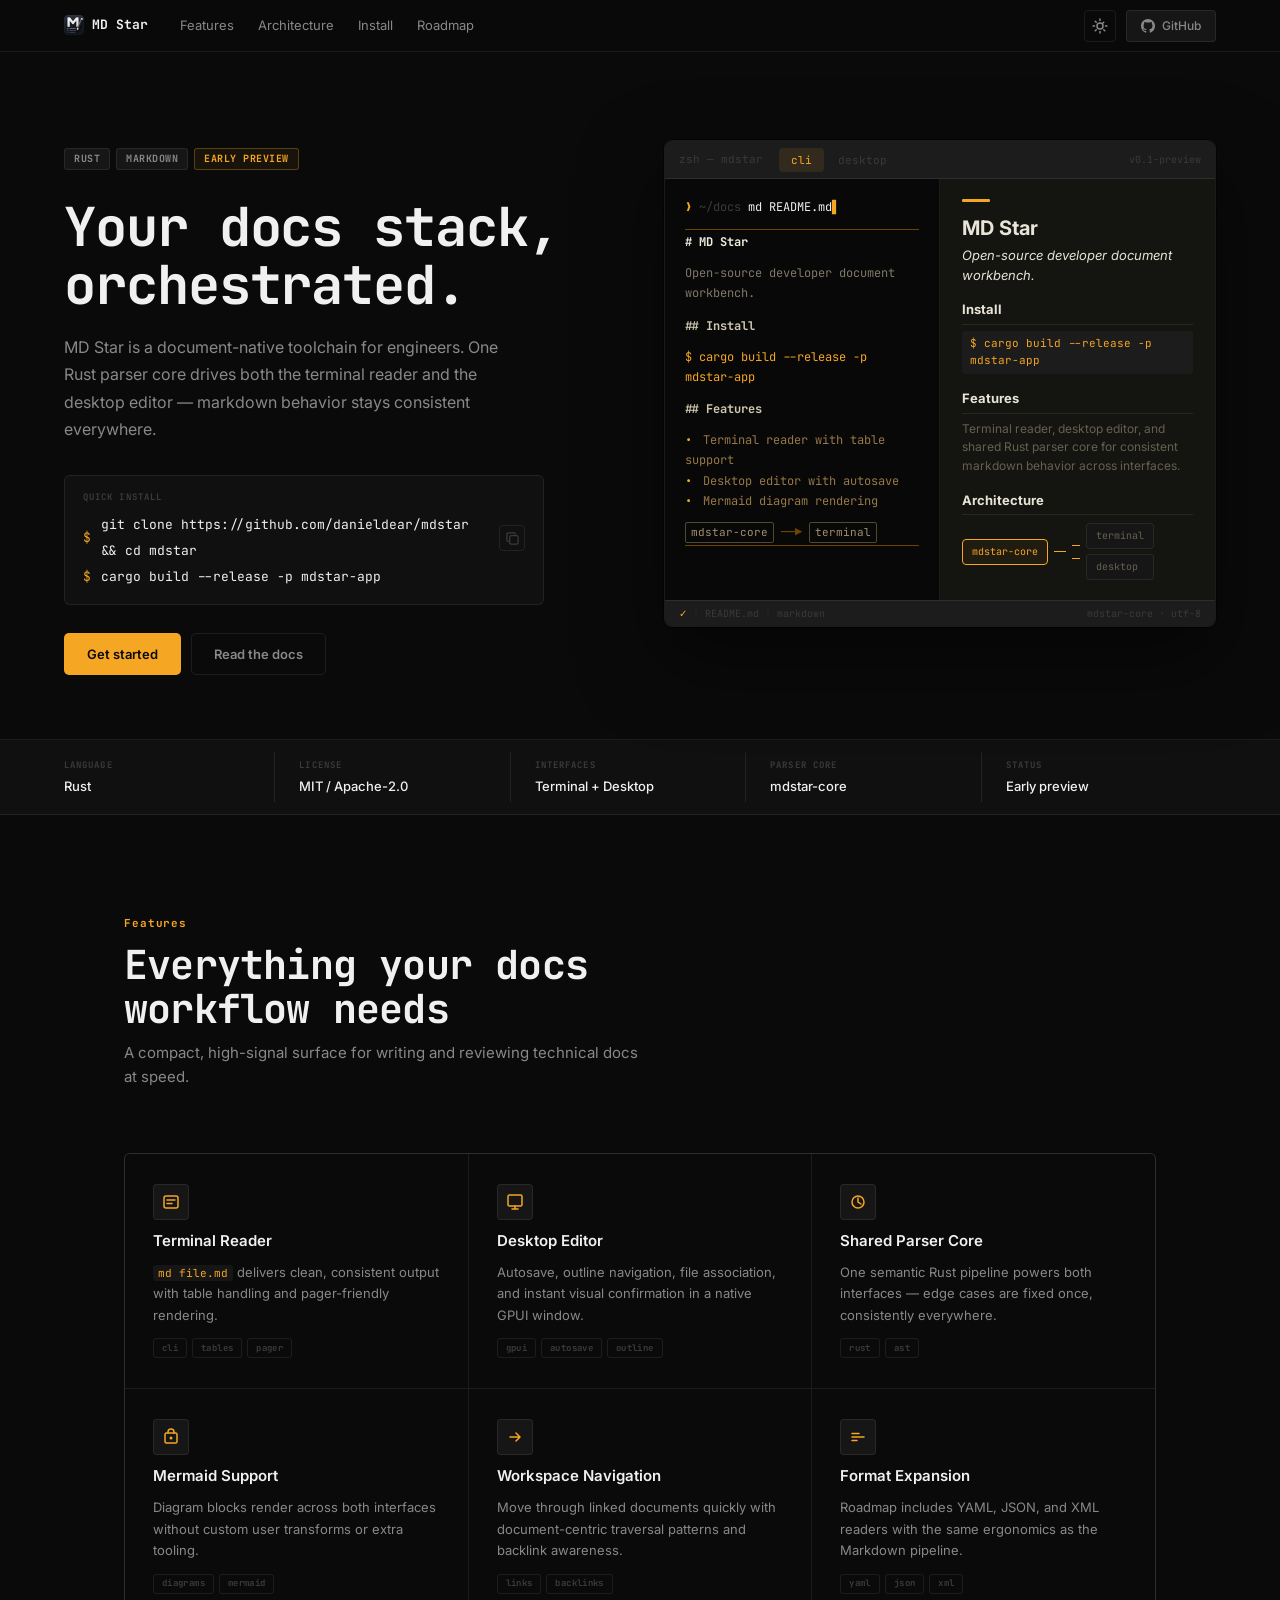
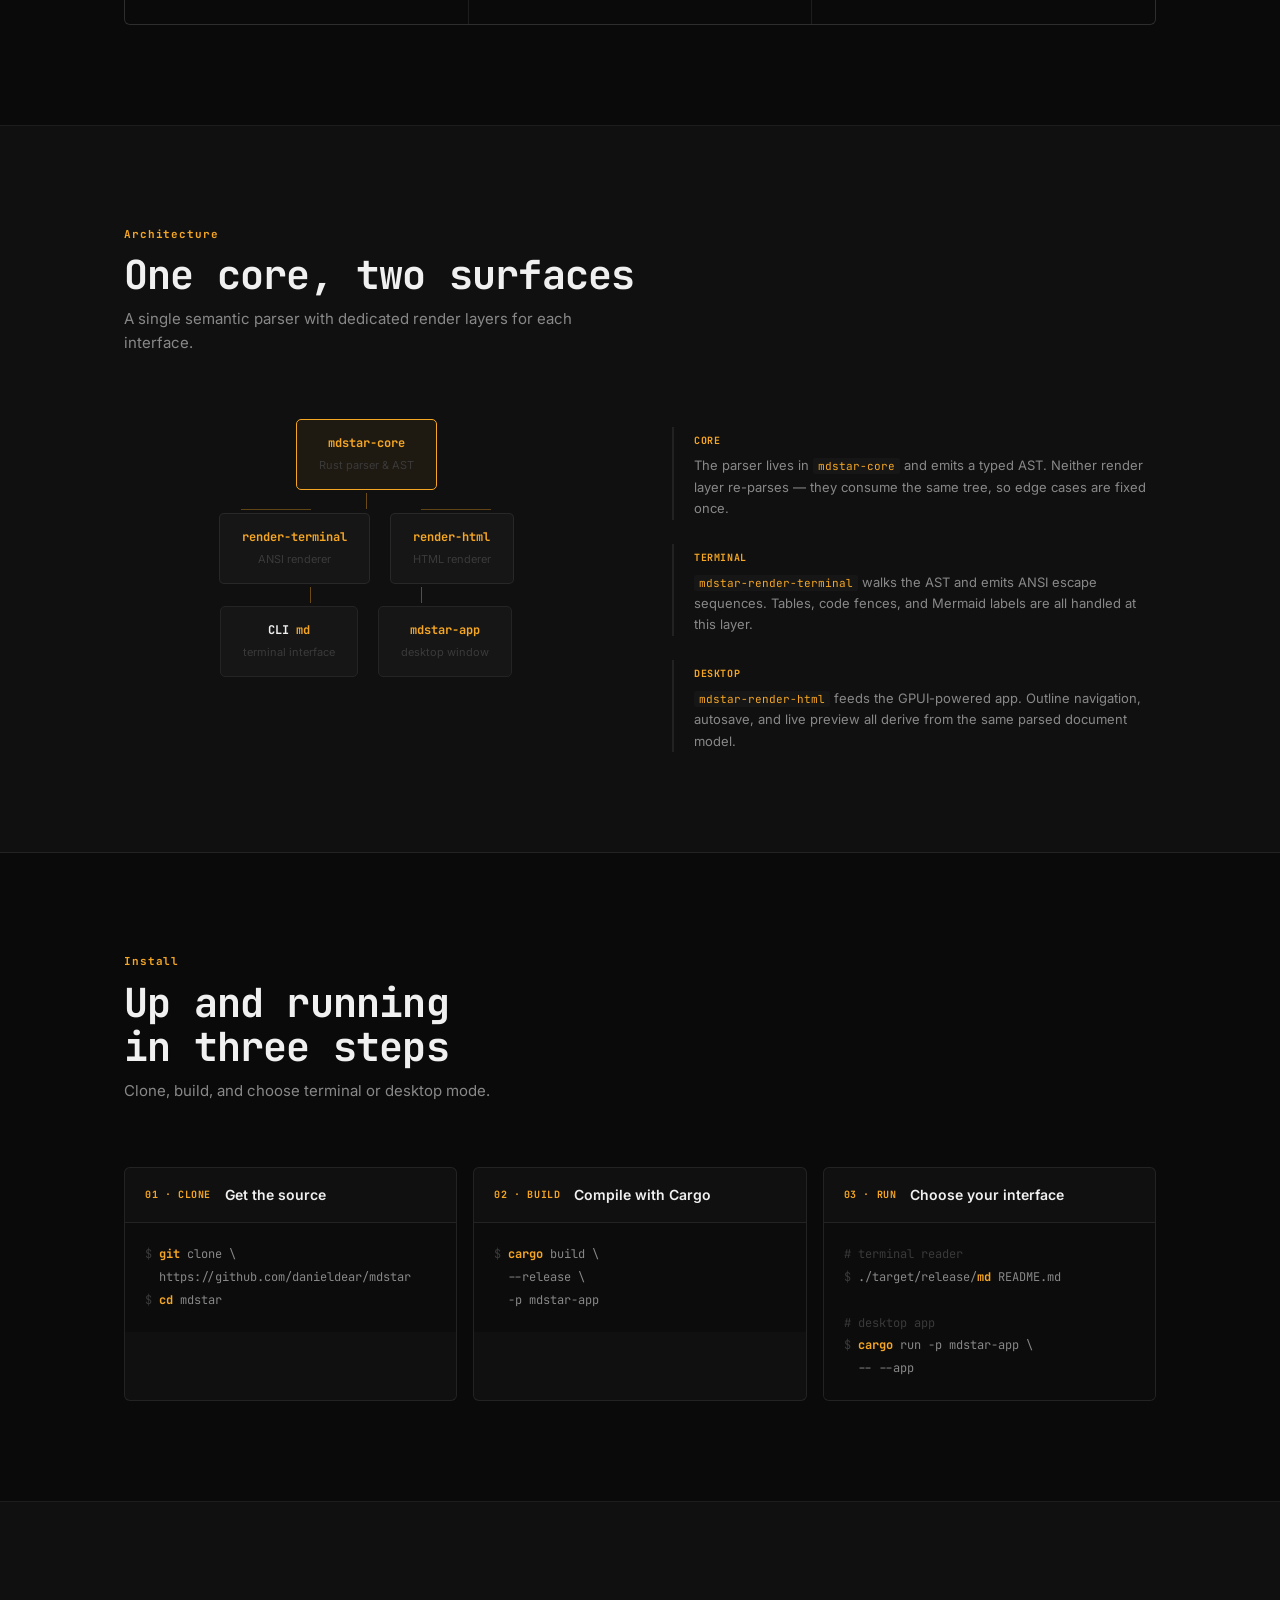
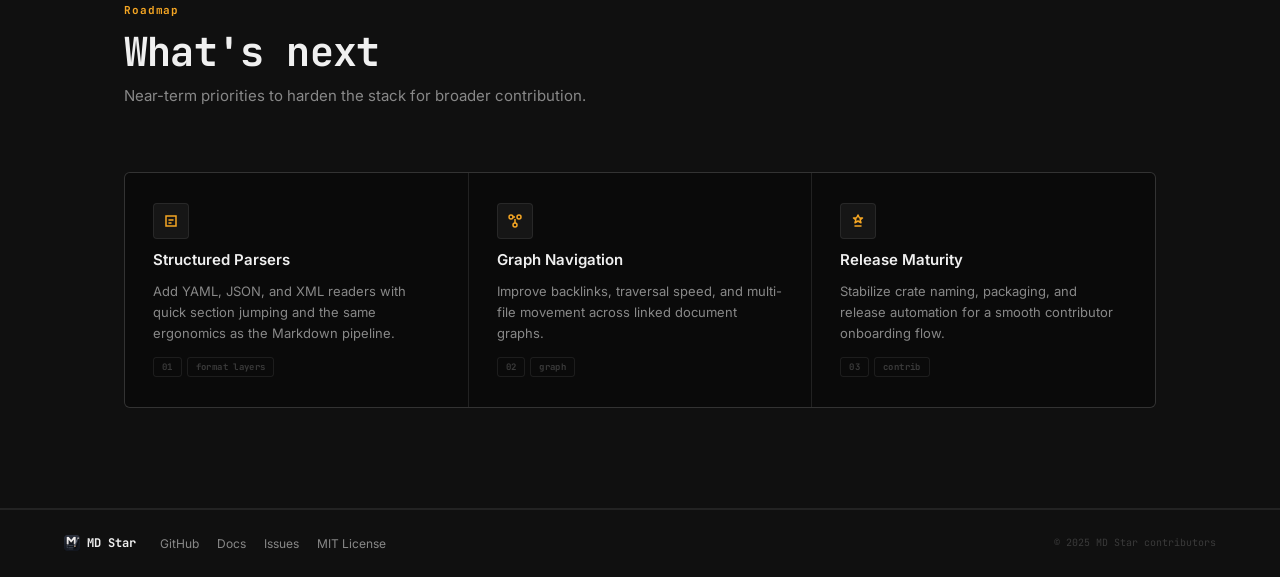
<file: docs/index.html>
<!doctype html>
<html lang="en" data-theme="dark">
<head>
  <meta charset="utf-8" />
  <meta name="viewport" content="width=device-width, initial-scale=1" />
  <meta name="description" content="MD Star — open-source Markdown workbench for engineers. Terminal reader and desktop editor sharing one Rust parser core." />
  <title>MD Star · Developer Document Workbench</title>
  <link rel="preconnect" href="https://fonts.googleapis.com" />
  <link rel="preconnect" href="https://fonts.gstatic.com" crossorigin />
  <link href="https://fonts.googleapis.com/css2?family=Inter:wght@400;500;600;700&family=JetBrains+Mono:wght@400;500;700&display=swap" rel="stylesheet" />
  <link rel="stylesheet" href="site.css" />
</head>
<body>

  <!-- ── Header ─────────────────────────────────────────────── -->
  <header class="site-header">
    <a class="brand" href="#overview">
      <img src="markwell-icon.png" width="20" height="20" alt="" />
      MD Star
    </a>
    <nav aria-label="Sections">
      <a href="#features">Features</a>
      <a href="#architecture">Architecture</a>
      <a href="#install">Install</a>
      <a href="#roadmap">Roadmap</a>
    </nav>
    <div class="header-right">
      <button id="themeToggle" class="theme-toggle" type="button" aria-label="Toggle theme">
        <svg class="icon-sun" width="16" height="16" viewBox="0 0 16 16" fill="none" aria-hidden="true">
          <circle cx="8" cy="8" r="3" stroke="currentColor" stroke-width="1.5"/>
          <path d="M8 1v1.5M8 13.5V15M1 8h1.5M13.5 8H15M3.22 3.22l1.06 1.06M11.72 11.72l1.06 1.06M11.72 4.28l-1.06 1.06M4.28 11.72l-1.06 1.06" stroke="currentColor" stroke-width="1.5" stroke-linecap="round"/>
        </svg>
        <svg class="icon-moon" width="16" height="16" viewBox="0 0 16 16" fill="none" aria-hidden="true">
          <path d="M13.5 10A6.5 6.5 0 0 1 6 2.5a6.5 6.5 0 1 0 7.5 7.5z" stroke="currentColor" stroke-width="1.5" stroke-linejoin="round"/>
        </svg>
      </button>
      <a class="btn-gh" href="https://github.com/danieldear/mdstar" target="_blank" rel="noopener">
        <svg width="14" height="14" viewBox="0 0 16 16" fill="currentColor" aria-hidden="true">
          <path d="M8 0C3.58 0 0 3.58 0 8c0 3.54 2.29 6.53 5.47 7.59.4.07.55-.17.55-.38 0-.19-.01-.82-.01-1.49-2.01.37-2.53-.49-2.69-.94-.09-.23-.48-.94-.82-1.13-.28-.15-.68-.52-.01-.53.63-.01 1.08.58 1.23.82.72 1.21 1.87.87 2.33.66.07-.52.28-.87.51-1.07-1.78-.2-3.64-.89-3.64-3.95 0-.87.31-1.59.82-2.15-.08-.2-.36-1.02.08-2.12 0 0 .67-.21 2.2.82.64-.18 1.32-.27 2-.27.68 0 1.36.09 2 .27 1.53-1.04 2.2-.82 2.2-.82.44 1.1.16 1.92.08 2.12.51.56.82 1.27.82 2.15 0 3.07-1.87 3.75-3.65 3.95.29.25.54.73.54 1.48 0 1.07-.01 1.93-.01 2.2 0 .21.15.46.55.38A8.013 8.013 0 0 0 16 8c0-4.42-3.58-8-8-8z"/>
        </svg>
        GitHub
      </a>
    </div>
  </header>

  <!-- ── Hero ───────────────────────────────────────────────── -->
  <section id="overview" class="hero">
    <div class="hero-text">
      <div class="badge-row">
        <span class="badge">Rust</span>
        <span class="badge">Markdown</span>
        <span class="badge badge-warn">Early Preview</span>
      </div>
      <h1>Your docs stack,<br>orchestrated.</h1>
      <p class="hero-desc">
        MD Star is a document-native toolchain for engineers. One Rust parser core drives
        both the terminal reader and the desktop editor — markdown behavior stays
        consistent everywhere.
      </p>
      <div class="install-block">
        <div class="install-label">Quick install</div>
        <div class="install-line">
          <span class="i-prompt">$</span>
          <span class="i-cmd">git clone https://github.com/danieldear/mdstar &amp;&amp; cd mdstar</span>
          <button class="copy-btn" id="copyBtn" aria-label="Copy install command">
            <svg width="13" height="13" viewBox="0 0 14 14" fill="none" aria-hidden="true">
              <rect x="4" y="4" width="9" height="9" rx="1.5" stroke="currentColor" stroke-width="1.4"/>
              <path d="M3 10H2a1 1 0 01-1-1V2a1 1 0 011-1h7a1 1 0 011 1v1" stroke="currentColor" stroke-width="1.4"/>
            </svg>
          </button>
        </div>
        <div class="install-line">
          <span class="i-prompt">$</span>
          <span class="i-cmd">cargo build --release -p mdstar-app</span>
        </div>
      </div>
      <div class="hero-actions">
        <a class="btn btn-primary" href="#install">Get started</a>
        <a class="btn btn-outline" href="./README.md">Read the docs</a>
      </div>
    </div>

    <div class="hero-term" aria-label="Terminal and preview mockup">
      <div class="term-titlebar">
        <span class="term-proc">zsh — mdstar</span>
        <div class="term-tabs">
          <button class="demo-tab active" type="button">cli</button>
          <button class="demo-tab" type="button">desktop</button>
        </div>
        <span class="term-badge">v0.1-preview</span>
      </div>
      <div class="term-body">
        <div class="pane-term">
          <div class="term-prompt-line">
            <span class="tp-sym">❯</span>&nbsp;
            <span class="tp-sep">~/docs</span>&nbsp;
            <span class="tp-cmd">md README.md</span>
            <span class="tp-cursor">▋</span>
          </div>
          <div class="term-out">
            <div class="to-rule"></div>
            <div class="to-h1"># MD Star</div>
            <div class="to-blank"></div>
            <div class="to-p">Open-source developer document workbench.</div>
            <div class="to-blank"></div>
            <div class="to-h2">## Install</div>
            <div class="to-blank"></div>
            <div class="to-code">  $ cargo build --release -p mdstar-app</div>
            <div class="to-blank"></div>
            <div class="to-h2">## Features</div>
            <div class="to-blank"></div>
            <div class="to-li"><span class="a">•</span> Terminal reader with table support</div>
            <div class="to-li"><span class="a">•</span> Desktop editor with autosave</div>
            <div class="to-li"><span class="a">•</span> Mermaid diagram rendering</div>
            <div class="to-blank"></div>
            <div class="to-diag">
              <div class="to-box">mdstar-core</div>
              <span class="to-arr">&nbsp;──▶&nbsp;</span>
              <div class="to-box">terminal</div>
            </div>
            <div class="to-rule"></div>
          </div>
        </div>
        <div class="pane-preview">
          <div class="prev-inner">
            <div class="prev-ruler"></div>
            <div class="prev-h1">MD Star</div>
            <div class="prev-lead">Open-source developer document workbench.</div>
            <div class="prev-h2">Install</div>
            <div class="prev-code">$ cargo build --release -p mdstar-app</div>
            <div class="prev-h2">Features</div>
            <div class="prev-p">Terminal reader, desktop editor, and shared Rust parser core for consistent markdown behavior across interfaces.</div>
            <div class="prev-h2">Architecture</div>
            <div class="prev-diag">
              <div class="pd-node pd-core">mdstar-core</div>
              <div class="pd-arrows"><div class="pd-line"></div></div>
              <div class="pd-branch">
                <span></span><span></span>
              </div>
              <div class="pd-targets">
                <div class="pd-node">terminal</div>
                <div class="pd-node">desktop</div>
              </div>
            </div>
          </div>
        </div>
      </div>
      <div class="term-statusbar">
        <span class="a">✓</span>
        <span class="tsb-sep">|</span>
        <span>README.md</span>
        <span class="tsb-sep">|</span>
        <span>markdown</span>
        <span class="tsb-right">mdstar-core · utf-8</span>
      </div>
    </div>
  </section>

  <!-- ── Spec bar ───────────────────────────────────────────── -->
  <div class="spec-bar">
    <div class="spec-item">
      <span class="spec-key">Language</span>
      <span class="spec-val">Rust</span>
    </div>
    <div class="spec-div"></div>
    <div class="spec-item">
      <span class="spec-key">License</span>
      <span class="spec-val">MIT / Apache-2.0</span>
    </div>
    <div class="spec-div"></div>
    <div class="spec-item">
      <span class="spec-key">Interfaces</span>
      <span class="spec-val">Terminal + Desktop</span>
    </div>
    <div class="spec-div"></div>
    <div class="spec-item">
      <span class="spec-key">Parser core</span>
      <span class="spec-val">mdstar-core</span>
    </div>
    <div class="spec-div"></div>
    <div class="spec-item">
      <span class="spec-key">Status</span>
      <span class="spec-val amber-text">Early preview</span>
    </div>
  </div>

  <!-- ── Features ──────────────────────────────────────────── -->
  <section id="features" class="section">
    <div class="section-inner">
      <div class="section-head">
        <div class="section-label">Features</div>
        <h2>Everything your docs<br>workflow needs</h2>
        <p class="section-sub">A compact, high-signal surface for writing and reviewing technical docs at speed.</p>
      </div>
      <div class="feat-grid">
        <article class="feat">
          <div class="feat-icon" aria-hidden="true">
            <svg width="18" height="18" viewBox="0 0 18 18" fill="none">
              <rect x="2" y="3" width="14" height="12" rx="2" stroke="currentColor" stroke-width="1.5"/>
              <path d="M5 7h8M5 10.5h5" stroke="currentColor" stroke-width="1.5" stroke-linecap="round"/>
            </svg>
          </div>
          <h3>Terminal Reader</h3>
          <p><code>md file.md</code> delivers clean, consistent output with table handling and pager-friendly rendering.</p>
          <div class="feat-tags">
            <span class="feat-tag">cli</span>
            <span class="feat-tag">tables</span>
            <span class="feat-tag">pager</span>
          </div>
        </article>
        <article class="feat">
          <div class="feat-icon" aria-hidden="true">
            <svg width="18" height="18" viewBox="0 0 18 18" fill="none">
              <rect x="2" y="2" width="14" height="11" rx="1.5" stroke="currentColor" stroke-width="1.5"/>
              <path d="M6 16h6M9 13v3" stroke="currentColor" stroke-width="1.5" stroke-linecap="round"/>
            </svg>
          </div>
          <h3>Desktop Editor</h3>
          <p>Autosave, outline navigation, file association, and instant visual confirmation in a native GPUI window.</p>
          <div class="feat-tags">
            <span class="feat-tag">gpui</span>
            <span class="feat-tag">autosave</span>
            <span class="feat-tag">outline</span>
          </div>
        </article>
        <article class="feat">
          <div class="feat-icon" aria-hidden="true">
            <svg width="18" height="18" viewBox="0 0 18 18" fill="none">
              <circle cx="9" cy="9" r="6" stroke="currentColor" stroke-width="1.5"/>
              <path d="M9 5v4l3 2" stroke="currentColor" stroke-width="1.5" stroke-linecap="round"/>
            </svg>
          </div>
          <h3>Shared Parser Core</h3>
          <p>One semantic Rust pipeline powers both interfaces — edge cases are fixed once, consistently everywhere.</p>
          <div class="feat-tags">
            <span class="feat-tag">rust</span>
            <span class="feat-tag">ast</span>
          </div>
        </article>
        <article class="feat">
          <div class="feat-icon" aria-hidden="true">
            <svg width="18" height="18" viewBox="0 0 18 18" fill="none">
              <rect x="3" y="5" width="12" height="10" rx="1.5" stroke="currentColor" stroke-width="1.5"/>
              <path d="M6 5V4a3 3 0 016 0v1" stroke="currentColor" stroke-width="1.5" stroke-linecap="round"/>
              <circle cx="9" cy="10" r="1.5" fill="currentColor"/>
            </svg>
          </div>
          <h3>Mermaid Support</h3>
          <p>Diagram blocks render across both interfaces without custom user transforms or extra tooling.</p>
          <div class="feat-tags">
            <span class="feat-tag">diagrams</span>
            <span class="feat-tag">mermaid</span>
          </div>
        </article>
        <article class="feat">
          <div class="feat-icon" aria-hidden="true">
            <svg width="18" height="18" viewBox="0 0 18 18" fill="none">
              <path d="M4 9h10M10 5l4 4-4 4" stroke="currentColor" stroke-width="1.5" stroke-linecap="round" stroke-linejoin="round"/>
            </svg>
          </div>
          <h3>Workspace Navigation</h3>
          <p>Move through linked documents quickly with document-centric traversal patterns and backlink awareness.</p>
          <div class="feat-tags">
            <span class="feat-tag">links</span>
            <span class="feat-tag">backlinks</span>
          </div>
        </article>
        <article class="feat">
          <div class="feat-icon" aria-hidden="true">
            <svg width="18" height="18" viewBox="0 0 18 18" fill="none">
              <path d="M3 9h12M3 5.5h7M3 12.5h5" stroke="currentColor" stroke-width="1.5" stroke-linecap="round"/>
            </svg>
          </div>
          <h3>Format Expansion</h3>
          <p>Roadmap includes YAML, JSON, and XML readers with the same ergonomics as the Markdown pipeline.</p>
          <div class="feat-tags">
            <span class="feat-tag">yaml</span>
            <span class="feat-tag">json</span>
            <span class="feat-tag">xml</span>
          </div>
        </article>
      </div>
    </div>
  </section>

  <!-- ── Architecture ──────────────────────────────────────── -->
  <section id="architecture" class="section section-alt">
    <div class="section-inner">
      <div class="section-head">
        <div class="section-label">Architecture</div>
        <h2>One core, two surfaces</h2>
        <p class="section-sub">A single semantic parser with dedicated render layers for each interface.</p>
      </div>
      <div class="arch-wrap">
        <div class="arch-diagram">
          <div class="arch-row">
            <div class="arch-node arch-core">
              <div class="an-name"><code>mdstar-core</code></div>
              <div class="an-desc">Rust parser &amp; AST</div>
            </div>
          </div>
          <div class="arch-connectors">
            <div class="arch-vert"></div>
            <div class="arch-horiz"><span></span><span></span></div>
          </div>
          <div class="arch-row arch-mid-row">
            <div class="arch-node">
              <div class="an-name"><code>render-terminal</code></div>
              <div class="an-desc">ANSI renderer</div>
            </div>
            <div class="arch-node">
              <div class="an-name"><code>render-html</code></div>
              <div class="an-desc">HTML renderer</div>
            </div>
          </div>
          <div class="arch-connectors arch-connectors-2">
            <div class="arch-vert"></div>
            <div class="arch-vert"></div>
          </div>
          <div class="arch-row arch-out-row">
            <div class="arch-node arch-leaf">
              <div class="an-name">CLI <code>md</code></div>
              <div class="an-desc">terminal interface</div>
            </div>
            <div class="arch-node arch-leaf">
              <div class="an-name"><code>mdstar-app</code></div>
              <div class="an-desc">desktop window</div>
            </div>
          </div>
        </div>
        <div class="arch-notes">
          <div class="arch-note">
            <span class="an-tag">CORE</span>
            <p>The parser lives in <code>mdstar-core</code> and emits a typed AST. Neither render layer re-parses — they consume the same tree, so edge cases are fixed once.</p>
          </div>
          <div class="arch-note">
            <span class="an-tag">TERMINAL</span>
            <p><code>mdstar-render-terminal</code> walks the AST and emits ANSI escape sequences. Tables, code fences, and Mermaid labels are all handled at this layer.</p>
          </div>
          <div class="arch-note">
            <span class="an-tag">DESKTOP</span>
            <p><code>mdstar-render-html</code> feeds the GPUI-powered app. Outline navigation, autosave, and live preview all derive from the same parsed document model.</p>
          </div>
        </div>
      </div>
    </div>
  </section>

  <!-- ── Install ────────────────────────────────────────────── -->
  <section id="install" class="section">
    <div class="section-inner">
      <div class="section-head">
        <div class="section-label">Install</div>
        <h2>Up and running<br>in three steps</h2>
        <p class="section-sub">Clone, build, and choose terminal or desktop mode.</p>
      </div>
      <div class="qs-grid">
        <div class="qs-card">
          <div class="qs-card-head">
            <span class="qs-num">01 · CLONE</span>
            <h3>Get the source</h3>
          </div>
          <pre class="codeblock"><span class="t-dim">$ </span><span class="t-kw">git</span> clone \
  https://github.com/danieldear/mdstar
<span class="t-dim">$ </span><span class="t-kw">cd</span> mdstar</pre>
        </div>
        <div class="qs-card">
          <div class="qs-card-head">
            <span class="qs-num">02 · BUILD</span>
            <h3>Compile with Cargo</h3>
          </div>
          <pre class="codeblock"><span class="t-dim">$ </span><span class="t-kw">cargo</span> build \
  --release \
  -p mdstar-app</pre>
        </div>
        <div class="qs-card">
          <div class="qs-card-head">
            <span class="qs-num">03 · RUN</span>
            <h3>Choose your interface</h3>
          </div>
          <pre class="codeblock"><span class="t-dim"># terminal reader</span>
<span class="t-dim">$ </span>./target/release/<span class="t-kw">md</span> README.md

<span class="t-dim"># desktop app</span>
<span class="t-dim">$ </span><span class="t-kw">cargo</span> run -p mdstar-app \
  -- --app</pre>
        </div>
      </div>
    </div>
  </section>

  <!-- ── Roadmap ────────────────────────────────────────────── -->
  <section id="roadmap" class="section section-alt">
    <div class="section-inner">
      <div class="section-head">
        <div class="section-label">Roadmap</div>
        <h2>What's next</h2>
        <p class="section-sub">Near-term priorities to harden the stack for broader contribution.</p>
      </div>
      <div class="feat-grid">
        <article class="feat">
          <div class="feat-icon" aria-hidden="true">
            <svg width="18" height="18" viewBox="0 0 18 18" fill="none">
              <path d="M4 4h10v10H4z" stroke="currentColor" stroke-width="1.5"/>
              <path d="M7 8h4M7 11h2" stroke="currentColor" stroke-width="1.5" stroke-linecap="round"/>
            </svg>
          </div>
          <h3>Structured Parsers</h3>
          <p>Add YAML, JSON, and XML readers with quick section jumping and the same ergonomics as the Markdown pipeline.</p>
          <div class="feat-tags">
            <span class="feat-tag">01</span>
            <span class="feat-tag">format layers</span>
          </div>
        </article>
        <article class="feat">
          <div class="feat-icon" aria-hidden="true">
            <svg width="18" height="18" viewBox="0 0 18 18" fill="none">
              <circle cx="5" cy="5" r="2" stroke="currentColor" stroke-width="1.5"/>
              <circle cx="13" cy="5" r="2" stroke="currentColor" stroke-width="1.5"/>
              <circle cx="9" cy="13" r="2" stroke="currentColor" stroke-width="1.5"/>
              <path d="M7 5h2M9 11V7" stroke="currentColor" stroke-width="1.5"/>
            </svg>
          </div>
          <h3>Graph Navigation</h3>
          <p>Improve backlinks, traversal speed, and multi-file movement across linked document graphs.</p>
          <div class="feat-tags">
            <span class="feat-tag">02</span>
            <span class="feat-tag">graph</span>
          </div>
        </article>
        <article class="feat">
          <div class="feat-icon" aria-hidden="true">
            <svg width="18" height="18" viewBox="0 0 18 18" fill="none">
              <path d="M9 3l1.5 3h3l-2.4 1.8.9 3L9 9l-3 1.8.9-3L4.5 6h3z" stroke="currentColor" stroke-width="1.5" stroke-linejoin="round"/>
              <path d="M6 14h6" stroke="currentColor" stroke-width="1.5" stroke-linecap="round"/>
            </svg>
          </div>
          <h3>Release Maturity</h3>
          <p>Stabilize crate naming, packaging, and release automation for a smooth contributor onboarding flow.</p>
          <div class="feat-tags">
            <span class="feat-tag">03</span>
            <span class="feat-tag">contrib</span>
          </div>
        </article>
      </div>
    </div>
  </section>

  <!-- ── Footer ────────────────────────────────────────────── -->
  <footer class="site-footer">
    <div class="footer-brand">
      <img src="markwell-icon.png" width="16" height="16" alt="" />
      MD Star
    </div>
    <div class="footer-links">
      <a href="https://github.com/danieldear/mdstar" target="_blank" rel="noopener">GitHub</a>
      <a href="./README.md">Docs</a>
      <a href="https://github.com/danieldear/mdstar/issues" target="_blank" rel="noopener">Issues</a>
      <a href="../LICENSE-MIT" target="_blank" rel="noopener">MIT License</a>
    </div>
    <span class="footer-legal">© 2025 MD Star contributors</span>
  </footer>

  <script src="site.js"></script>
  <script>
    // Theme toggle
    const root = document.documentElement;
    const toggle = document.getElementById('themeToggle');
    const saved = localStorage.getItem('mdstar-theme');
    if (saved === 'light' || saved === 'dark') root.setAttribute('data-theme', saved);

    toggle.addEventListener('click', () => {
      const next = root.getAttribute('data-theme') === 'dark' ? 'light' : 'dark';
      root.setAttribute('data-theme', next);
      localStorage.setItem('mdstar-theme', next);
    });

    // Copy install command
    const copyBtn = document.getElementById('copyBtn');
    if (copyBtn) {
      copyBtn.addEventListener('click', () => {
        const cmd = 'git clone https://github.com/danieldear/mdstar && cd mdstar && cargo build --release -p mdstar-app';
        navigator.clipboard.writeText(cmd).then(() => {
          copyBtn.classList.add('copied');
          setTimeout(() => copyBtn.classList.remove('copied'), 2000);
        });
      });
    }
  </script>
</body>
</html>
</file>
<file: docs/site.css>
/* ════════════════════════════════════════════════════════════
   MD Star — site.css  (developer edition)
   Fonts: Inter (body) + JetBrains Mono (code/labels/terminal)
   ════════════════════════════════════════════════════════════ */

/* ── Tokens: Dark ──────────────────────────────────────────── */
:root,
[data-theme="dark"] {
  --bg:        #0a0a0a;
  --bg-2:      #101010;
  --bg-3:      #161616;
  --bg-4:      #1c1c1c;
  --bg-5:      #242424;
  --line:      rgba(255, 255, 255, 0.08);
  --line-2:    rgba(255, 255, 255, 0.04);
  --text:      #f0f0f0;
  --text-2:    #888888;
  --text-3:    #3a3a3a;
  --amber:     #f5a623;
  --amber-hi:  #ffc147;
  --amber-lo:  #6b4400;
  --amber-bg:  rgba(245, 166, 35, 0.10);
  --amber-dim: rgba(245, 166, 35, 0.06);
  --code-bg:   #0c0c0c;
  --term-bg:   #080808;
  --term-text: #c8c0a8;
  --prev-bg:   #141410;
  --prev-text: #e8e4d8;
  --prev-muted:#666050;
  color-scheme: dark;
}

/* ── Tokens: Light ─────────────────────────────────────────── */
[data-theme="light"] {
  --bg:        #fafafa;
  --bg-2:      #f2f2f2;
  --bg-3:      #e8e8e8;
  --bg-4:      #dedede;
  --bg-5:      #d4d4d4;
  --line:      rgba(0, 0, 0, 0.10);
  --line-2:    rgba(0, 0, 0, 0.05);
  --text:      #111111;
  --text-2:    #555555;
  --text-3:    #aaaaaa;
  --amber:     #c07010;
  --amber-hi:  #d88020;
  --amber-lo:  #eed090;
  --amber-bg:  rgba(192, 112, 16, 0.10);
  --amber-dim: rgba(192, 112, 16, 0.05);
  --code-bg:   #efefef;
  --term-bg:   #111111;
  --term-text: #c8c0a8;
  --prev-bg:   #f5f3ed;
  --prev-text: #1c1a14;
  --prev-muted:#7a7060;
  color-scheme: light;
}

/* ── Reset ─────────────────────────────────────────────────── */
*, *::before, *::after { box-sizing: border-box; margin: 0; padding: 0; }
html { scroll-behavior: smooth; }

body {
  background: var(--bg);
  color: var(--text);
  font-family: "Inter", system-ui, -apple-system, sans-serif;
  font-size: 15px;
  line-height: 1.6;
  -webkit-font-smoothing: antialiased;
  transition: background 0.2s, color 0.2s;
}

a { color: inherit; }
img { display: block; }
code {
  font-family: "JetBrains Mono", "Menlo", "Monaco", monospace;
  font-size: 0.85em;
  background: var(--bg-3);
  padding: 1px 5px;
  border-radius: 3px;
  color: var(--amber);
}

/* ── Utility ───────────────────────────────────────────────── */
.amber-text { color: var(--amber); }
.mono { font-family: "JetBrains Mono", monospace; font-size: 0.875em; }

/* ── Header ────────────────────────────────────────────────── */
.site-header {
  position: sticky;
  top: 0;
  z-index: 100;
  display: flex;
  align-items: center;
  gap: 32px;
  height: 52px;
  padding: 0 clamp(16px, 5vw, 64px);
  background: rgba(10, 10, 10, 0.92);
  border-bottom: 1px solid var(--line);
  backdrop-filter: blur(20px);
  transition: background 0.2s;
}

[data-theme="light"] .site-header {
  background: rgba(250, 250, 250, 0.92);
}

.brand {
  display: flex;
  align-items: center;
  gap: 8px;
  font-family: "JetBrains Mono", monospace;
  font-size: 13px;
  font-weight: 700;
  text-decoration: none;
  color: var(--text);
  flex-shrink: 0;
}
.brand img { border-radius: 4px; }

.site-header nav {
  display: flex;
  align-items: center;
  gap: 24px;
  flex: 1;
  font-size: 13px;
  color: var(--text-2);
}
.site-header nav a { text-decoration: none; transition: color 0.15s; }
.site-header nav a:hover { color: var(--text); }

.header-right {
  display: flex;
  align-items: center;
  gap: 10px;
  margin-left: auto;
  flex-shrink: 0;
}

.theme-toggle {
  display: grid;
  place-items: center;
  width: 32px;
  height: 32px;
  border-radius: 4px;
  border: 1px solid var(--line);
  background: transparent;
  color: var(--text-2);
  cursor: pointer;
  transition: color 0.15s, background 0.15s;
}
.theme-toggle:hover { color: var(--text); background: var(--bg-3); }

[data-theme="dark"]  .icon-sun  { display: block; }
[data-theme="dark"]  .icon-moon { display: none; }
[data-theme="light"] .icon-sun  { display: none; }
[data-theme="light"] .icon-moon { display: block; }

.btn-gh {
  display: inline-flex;
  align-items: center;
  gap: 7px;
  height: 32px;
  padding: 0 14px;
  border-radius: 4px;
  border: 1px solid var(--line);
  background: var(--bg-3);
  color: var(--text-2);
  font-size: 12px;
  font-weight: 500;
  text-decoration: none;
  transition: color 0.15s, background 0.15s, border-color 0.15s;
}
.btn-gh:hover { color: var(--text); background: var(--bg-4); border-color: var(--line); }

/* ── Hero ──────────────────────────────────────────────────── */
.hero {
  display: grid;
  grid-template-columns: 1fr 1fr;
  align-items: start;
  gap: 48px;
  padding: clamp(48px, 7vw, 88px) clamp(16px, 5vw, 64px) clamp(40px, 5vw, 72px);
  border-bottom: 1px solid var(--line);
  max-width: 1280px;
  margin: 0 auto;
  box-sizing: border-box;
  width: 100%;
}

/* clear the max-width when used as full-bleed */
section.hero { max-width: none; }

/* badge row */
.badge-row {
  display: flex;
  flex-wrap: wrap;
  gap: 6px;
  margin-bottom: 28px;
}

.badge {
  display: inline-flex;
  align-items: center;
  height: 22px;
  padding: 0 9px;
  border-radius: 3px;
  border: 1px solid var(--line);
  background: var(--bg-3);
  font-family: "JetBrains Mono", monospace;
  font-size: 10px;
  font-weight: 700;
  letter-spacing: 0.05em;
  text-transform: uppercase;
  color: var(--text-2);
}

.badge-warn {
  border-color: rgba(245, 166, 35, 0.3);
  background: var(--amber-dim);
  color: var(--amber);
}

.hero-text {
  display: flex;
  flex-direction: column;
  padding-top: 8px;
}

h1 {
  font-family: "JetBrains Mono", monospace;
  font-size: clamp(32px, 4.2vw, 54px);
  font-weight: 700;
  line-height: 1.08;
  letter-spacing: -0.02em;
  color: var(--text);
  margin-bottom: 20px;
}

.hero-desc {
  font-size: clamp(14px, 1.8vw, 16px);
  line-height: 1.7;
  color: var(--text-2);
  max-width: 460px;
  margin-bottom: 32px;
}

/* Install block */
.install-block {
  display: flex;
  flex-direction: column;
  gap: 0;
  background: var(--bg-2);
  border: 1px solid var(--line);
  border-radius: 6px;
  padding: 14px 18px;
  margin-bottom: 28px;
  max-width: 480px;
}

.install-label {
  font-family: "JetBrains Mono", monospace;
  font-size: 9px;
  font-weight: 700;
  letter-spacing: 0.12em;
  text-transform: uppercase;
  color: var(--text-3);
  margin-bottom: 8px;
}

.install-line {
  display: flex;
  align-items: center;
  gap: 10px;
  font-family: "JetBrains Mono", monospace;
  font-size: 13px;
  line-height: 2;
}

.i-prompt { color: var(--amber); user-select: none; }
.i-cmd    { color: var(--text); flex: 1; }

.copy-btn {
  display: grid;
  place-items: center;
  width: 26px;
  height: 26px;
  border-radius: 4px;
  border: 1px solid var(--line);
  background: transparent;
  color: var(--text-3);
  cursor: pointer;
  transition: color 0.15s, background 0.15s;
  flex-shrink: 0;
}
.copy-btn:hover { color: var(--text-2); background: var(--bg-4); }
.copy-btn.copied { color: var(--amber); border-color: var(--amber-bg); }

/* CTA buttons */
.hero-actions {
  display: flex;
  gap: 10px;
  flex-wrap: wrap;
}

.btn {
  display: inline-flex;
  align-items: center;
  height: 42px;
  padding: 0 22px;
  border-radius: 5px;
  font-size: 13px;
  font-weight: 600;
  text-decoration: none;
  transition: all 0.15s;
  border: 1px solid transparent;
}

.btn-primary {
  background: var(--amber);
  color: #0a0a0a;
}
.btn-primary:hover { background: var(--amber-hi); }

.btn-outline {
  background: transparent;
  color: var(--text-2);
  border-color: var(--line);
}
.btn-outline:hover { color: var(--text); background: var(--bg-3); border-color: var(--bg-4); }

/* ── Terminal mockup ───────────────────────────────────────── */
.hero-term {
  border: 1px solid var(--line);
  border-radius: 8px;
  background: var(--term-bg);
  overflow: hidden;
  box-shadow:
    0 0 0 1px rgba(0,0,0,0.5),
    0 32px 80px rgba(0,0,0,0.5);
  animation: rise 0.7s 0.05s cubic-bezier(0.22,1,0.36,1) both;
}

@keyframes rise {
  from { opacity: 0; transform: translateY(24px); }
  to   { opacity: 1; transform: translateY(0); }
}

.term-titlebar {
  display: flex;
  align-items: center;
  gap: 12px;
  height: 38px;
  padding: 0 14px;
  background: var(--bg-4);
  border-bottom: 1px solid var(--line);
}

.term-proc {
  font-family: "JetBrains Mono", monospace;
  font-size: 11px;
  color: var(--text-3);
  flex-shrink: 0;
}

.term-tabs {
  display: flex;
  gap: 2px;
  margin-left: 4px;
}

.demo-tab {
  height: 24px;
  padding: 0 12px;
  border-radius: 4px;
  border: none;
  background: transparent;
  color: var(--text-3);
  font-family: "JetBrains Mono", monospace;
  font-size: 11px;
  cursor: pointer;
  transition: all 0.15s;
}
.demo-tab.active, .demo-tab:hover {
  background: var(--amber-bg);
  color: var(--amber);
}

.term-badge {
  margin-left: auto;
  font-family: "JetBrains Mono", monospace;
  font-size: 10px;
  color: var(--text-3);
}

.term-body {
  display: grid;
  grid-template-columns: 1fr 1fr;
  min-height: 320px;
}

/* Terminal pane */
.pane-term {
  background: var(--term-bg);
  border-right: 1px solid var(--line);
  padding: 18px 20px;
  font-family: "JetBrains Mono", monospace;
  font-size: 12px;
  line-height: 1.7;
  color: var(--term-text);
  transition: opacity 0.2s;
  overflow: hidden;
}

.term-prompt-line {
  display: flex;
  align-items: center;
  margin-bottom: 12px;
  font-size: 12px;
}
.tp-sym { color: var(--amber); }
.tp-sep { color: var(--text-3); }
.tp-cmd { color: var(--text); }
.tp-cursor {
  color: var(--amber);
  animation: blink 1.1s step-end infinite;
  font-size: 11px;
}

@keyframes blink {
  0%,100% { opacity: 1; }
  50%      { opacity: 0; }
}

.term-out { color: #807868; }
.to-rule  { border-top: 1px solid var(--amber-lo); margin: 2px 0; }
.to-h1    { color: #f0ece0; font-weight: 700; }
.to-h2    { color: #d0c8b0; font-weight: 700; margin-top: 2px; }
.to-p     { color: #807868; }
.to-blank { height: 0.85em; }
.to-code  { color: var(--amber); }
.to-li    { color: #987848; }
.to-li .a { color: var(--amber); margin-right: 4px; }
.to-diag  { display: flex; align-items: center; }
.to-diag2 { padding-left: 2px; }
.to-box   { border: 1px solid #504830; padding: 0 5px; border-radius: 2px; color: #a09070; font-size: 11px; }
.to-arr   { color: var(--amber-lo); }
.to-indent{ color: transparent; user-select: none; }
.a        { color: var(--amber); }

/* Preview pane */
.pane-preview {
  background: var(--prev-bg);
  overflow-y: auto;
  transition: opacity 0.2s;
}

.prev-inner { padding: 20px 22px; }

.prev-ruler {
  width: 28px;
  height: 3px;
  background: var(--amber);
  border-radius: 1px;
  margin-bottom: 14px;
}

.prev-h1 {
  font-family: "Inter", sans-serif;
  font-size: 20px;
  font-weight: 700;
  color: var(--prev-text);
  margin-bottom: 6px;
  line-height: 1.2;
}

.prev-lead {
  font-size: 13px;
  color: var(--prev-text);
  line-height: 1.5;
  font-style: italic;
  margin-bottom: 10px;
}

.prev-h2 {
  font-family: "Inter", sans-serif;
  font-size: 13px;
  font-weight: 700;
  color: var(--prev-text);
  margin: 14px 0 6px;
  border-bottom: 1px solid var(--line);
  padding-bottom: 4px;
}

.prev-p {
  font-size: 12px;
  color: var(--prev-muted);
  line-height: 1.55;
  margin-bottom: 6px;
}

.prev-hr { height: 1px; border: none; background: var(--line); margin: 10px 0; }

.prev-code {
  font-family: "JetBrains Mono", monospace;
  font-size: 11px;
  background: var(--bg-4);
  color: var(--amber);
  border-radius: 3px;
  padding: 4px 8px;
  margin-bottom: 3px;
}

.prev-diag {
  display: flex;
  align-items: center;
  gap: 6px;
  margin-top: 8px;
  flex-wrap: wrap;
}
.pd-node {
  padding: 4px 9px;
  border: 1px solid var(--line);
  border-radius: 4px;
  font-family: "JetBrains Mono", monospace;
  font-size: 10px;
  color: var(--prev-muted);
  background: var(--bg-3);
}
.pd-core { border-color: var(--amber); color: var(--amber); background: var(--amber-dim); }
.pd-arrows { display: flex; align-items: center; }
.pd-line { width: 12px; height: 1px; background: var(--amber); }
.pd-branch { display: flex; flex-direction: column; gap: 12px; }
.pd-branch span { display: block; width: 8px; height: 1px; background: var(--amber); }
.pd-targets { display: flex; flex-direction: column; gap: 5px; }

/* Status bar */
.term-statusbar {
  height: 26px;
  display: flex;
  align-items: center;
  gap: 6px;
  padding: 0 14px;
  background: var(--bg-4);
  border-top: 1px solid var(--line);
  font-family: "JetBrains Mono", monospace;
  font-size: 10px;
  color: var(--text-3);
}
.tsb-sep { opacity: 0.4; }
.tsb-right { margin-left: auto; }

/* ── Spec bar ──────────────────────────────────────────────── */
.spec-bar {
  display: flex;
  align-items: stretch;
  flex-wrap: wrap;
  background: var(--bg-2);
  border-bottom: 1px solid var(--line);
  padding: 0 clamp(16px, 5vw, 64px);
}

.spec-item {
  display: flex;
  flex-direction: column;
  gap: 3px;
  padding: 18px 40px 18px 0;
  flex: 1;
  min-width: 160px;
}

.spec-div {
  width: 1px;
  background: var(--line);
  margin: 12px 24px 12px 0;
  align-self: stretch;
  flex-shrink: 0;
}

.spec-key {
  font-family: "JetBrains Mono", monospace;
  font-size: 9px;
  font-weight: 700;
  letter-spacing: 0.12em;
  text-transform: uppercase;
  color: var(--text-3);
}

.spec-val {
  font-size: 13px;
  font-weight: 500;
  color: var(--text);
}

/* ── Sections ──────────────────────────────────────────────── */
.section {
  border-bottom: 1px solid var(--line);
}

.section-inner {
  max-width: 1160px;
  margin: 0 auto;
  padding: clamp(56px, 8vw, 100px) clamp(16px, 5vw, 64px);
}

.section-alt { background: var(--bg-2); }

.section-head {
  margin-bottom: clamp(40px, 6vw, 64px);
}

.section-label {
  font-family: "JetBrains Mono", monospace;
  font-size: 11px;
  font-weight: 700;
  letter-spacing: 0.08em;
  color: var(--amber);
  margin-bottom: 10px;
}

h2 {
  font-family: "JetBrains Mono", monospace;
  font-size: clamp(24px, 3.2vw, 40px);
  font-weight: 700;
  line-height: 1.1;
  letter-spacing: -0.02em;
  color: var(--text);
  margin-bottom: 10px;
}

.section-sub {
  font-size: 15px;
  color: var(--text-2);
  max-width: 520px;
}

/* ── Features ──────────────────────────────────────────────── */
.feat-grid {
  display: grid;
  grid-template-columns: repeat(3, 1fr);
  gap: 1px;
  background: var(--line);
  border: 1px solid var(--line);
  border-radius: 6px;
  overflow: hidden;
}

.feat {
  background: var(--bg);
  padding: 30px 28px;
  display: flex;
  flex-direction: column;
  gap: 12px;
  transition: background 0.15s;
}
.feat:hover { background: var(--bg-2); }

.feat-icon {
  width: 36px;
  height: 36px;
  display: grid;
  place-items: center;
  border-radius: 4px;
  background: var(--bg-3);
  border: 1px solid var(--line);
  color: var(--amber);
}

.feat h3 {
  font-size: 15px;
  font-weight: 600;
  color: var(--text);
  line-height: 1.2;
}

.feat p {
  font-size: 13px;
  line-height: 1.65;
  color: var(--text-2);
  flex: 1;
}

.feat-tags {
  display: flex;
  gap: 5px;
  flex-wrap: wrap;
}

.feat-tag {
  display: inline-flex;
  align-items: center;
  height: 20px;
  padding: 0 8px;
  border-radius: 3px;
  border: 1px solid var(--line);
  font-family: "JetBrains Mono", monospace;
  font-size: 9px;
  font-weight: 700;
  letter-spacing: 0.04em;
  color: var(--text-3);
}

/* ── Architecture ──────────────────────────────────────────── */
.arch-wrap {
  display: grid;
  grid-template-columns: 1fr 1fr;
  gap: 64px;
  align-items: start;
}

.arch-diagram {
  display: flex;
  flex-direction: column;
  align-items: center;
  gap: 0;
}

.arch-row {
  display: flex;
  justify-content: center;
  gap: 20px;
}

.arch-node {
  display: flex;
  flex-direction: column;
  align-items: center;
  gap: 4px;
  padding: 14px 22px;
  border: 1px solid var(--line);
  border-radius: 5px;
  background: var(--bg-3);
  text-align: center;
  transition: border-color 0.15s, background 0.15s;
}
.arch-node:hover {
  border-color: var(--amber);
  background: var(--amber-dim);
}

.arch-core {
  border-color: var(--amber);
  background: var(--amber-dim);
}

.arch-leaf { border-color: var(--bg-5); }

.an-name {
  font-family: "JetBrains Mono", monospace;
  font-size: 12px;
  font-weight: 700;
  color: var(--text);
}
.an-name code {
  background: none;
  padding: 0;
  font-size: inherit;
  color: var(--amber);
}

.an-desc {
  font-size: 11px;
  color: var(--text-3);
  white-space: nowrap;
}

.arch-connectors {
  display: flex;
  flex-direction: column;
  align-items: center;
  padding: 3px 0;
}

.arch-vert {
  width: 1px;
  height: 16px;
  background: var(--amber);
  opacity: 0.4;
}

.arch-horiz {
  display: flex;
  gap: 110px;
}
.arch-horiz span {
  display: block;
  width: 70px;
  height: 1px;
  background: var(--amber);
  opacity: 0.35;
}

.arch-connectors-2 {
  flex-direction: row;
  gap: 110px;
}

.arch-mid-row, .arch-out-row { gap: 20px; }

/* architecture notes */
.arch-notes {
  display: flex;
  flex-direction: column;
  gap: 24px;
  padding-top: 8px;
}

.arch-note {
  border-left: 2px solid var(--line);
  padding-left: 20px;
}
.arch-note:hover { border-left-color: var(--amber); }

.an-tag {
  display: inline-block;
  font-family: "JetBrains Mono", monospace;
  font-size: 10px;
  font-weight: 700;
  letter-spacing: 0.06em;
  color: var(--amber);
  margin-bottom: 6px;
}

.arch-note p {
  font-size: 13px;
  line-height: 1.65;
  color: var(--text-2);
}

/* ── Quick start ───────────────────────────────────────────── */
.qs-grid {
  display: grid;
  grid-template-columns: repeat(3, 1fr);
  gap: 16px;
}

.qs-card {
  border: 1px solid var(--line);
  border-radius: 6px;
  overflow: hidden;
  background: var(--bg-2);
}

.qs-card-head {
  display: flex;
  align-items: center;
  gap: 14px;
  padding: 16px 20px;
  border-bottom: 1px solid var(--line);
}

.qs-num {
  font-family: "JetBrains Mono", monospace;
  font-size: 10px;
  font-weight: 700;
  letter-spacing: 0.06em;
  color: var(--amber);
}

.qs-card h3 {
  font-size: 14px;
  font-weight: 600;
  color: var(--text);
}

.codeblock {
  margin: 0;
  padding: 20px 20px;
  background: var(--code-bg);
  font-family: "JetBrains Mono", monospace;
  font-size: 12px;
  line-height: 1.9;
  color: var(--text-2);
  overflow-x: auto;
  border: none;
}

.t-kw  { color: var(--amber); font-weight: 700; }
.t-dim { color: var(--text-3); }

/* ── Footer ────────────────────────────────────────────────── */
.site-footer {
  display: flex;
  align-items: center;
  flex-wrap: wrap;
  gap: 24px;
  padding: 24px clamp(16px, 5vw, 64px);
  background: var(--bg-2);
  border-top: 1px solid var(--line);
}

.footer-brand {
  display: flex;
  align-items: center;
  gap: 7px;
  font-family: "JetBrains Mono", monospace;
  font-size: 12px;
  font-weight: 700;
  color: var(--text);
}
.footer-brand img { border-radius: 3px; }

.footer-links {
  display: flex;
  align-items: center;
  gap: 18px;
  font-size: 12px;
  color: var(--text-2);
}
.footer-links a { text-decoration: none; transition: color 0.15s; }
.footer-links a:hover { color: var(--text); }

.footer-legal {
  margin-left: auto;
  font-family: "JetBrains Mono", monospace;
  font-size: 10px;
  color: var(--text-3);
}

/* ── Responsive ────────────────────────────────────────────── */
@media (max-width: 1040px) {
  .arch-wrap { grid-template-columns: 1fr; gap: 40px; }
  .arch-notes { flex-direction: row; flex-wrap: wrap; }
  .arch-note  { flex: 1; min-width: 220px; }
}

@media (max-width: 900px) {
  .hero {
    grid-template-columns: 1fr;
    gap: 40px;
    padding-bottom: 48px;
  }

  .term-body { grid-template-columns: 1fr; }
  .pane-preview { border-top: 1px solid var(--line); }
  .pane-term  { border-right: none; }

  .feat-grid { grid-template-columns: 1fr 1fr; }
  .qs-grid   { grid-template-columns: 1fr; }

  .arch-horiz { gap: 60px; }
  .arch-connectors-2 { gap: 60px; }
  .arch-horiz span { width: 40px; }

  .spec-div { display: none; }
  .spec-item {
    border-bottom: 1px solid var(--line);
    padding: 16px 0;
    min-width: 50%;
  }
  .spec-item:last-child { border-bottom: none; }
}

@media (max-width: 640px) {
  .site-header nav { display: none; }

  h1 { font-size: clamp(32px, 10vw, 48px); }
  h2 { font-size: clamp(26px, 8vw, 36px); }

  .feat-grid { grid-template-columns: 1fr; }
  .arch-horiz { gap: 28px; }
  .arch-connectors-2 { gap: 28px; }
  .arch-horiz span { width: 20px; }
  .arch-mid-row, .arch-out-row { flex-direction: column; align-items: center; }

  .footer-legal { margin-left: 0; }
  .install-block { max-width: 100%; }
}
</file>
